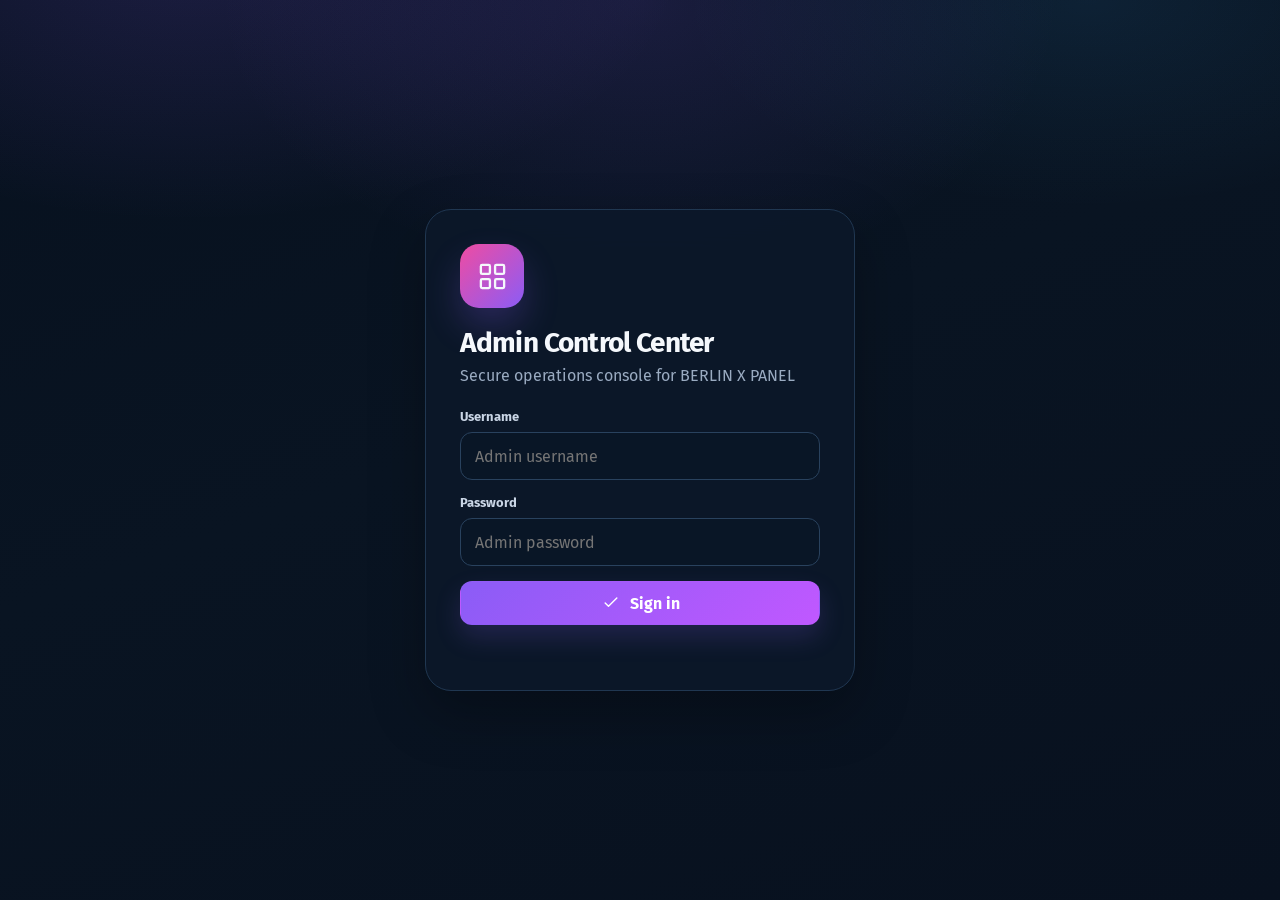
<file: admin.html>
<!doctype html>
<html lang="en">
<head>
<meta charset="utf-8">
<meta name="viewport" content="width=device-width,initial-scale=1,viewport-fit=cover">
<meta name="theme-color" content="#08111f">
<title>BERLIN X PANEL — Admin Control Center</title>
<link rel="preconnect" href="https://fonts.googleapis.com">
<link rel="preconnect" href="https://fonts.gstatic.com" crossorigin>
<link href="https://fonts.googleapis.com/css2?family=Fira+Code:wght@400;500;600;700&family=Fira+Sans:wght@400;500;600;700&display=swap" rel="stylesheet">
<style>
:root{
  --bg:#08111f;--bg-2:#0b1626;--panel:rgba(14,28,47,.88);--panel-solid:#0e1a2c;--panel-soft:#122139;
  --line:#203751;--line-2:#29425e;--text:#f5f8fc;--muted:#9aabc1;--soft:#6f829b;
  --primary:#8b5cf6;--primary-2:#c058ff;--cyan:#43b4ff;--green:#22c55e;--amber:#f59e0b;--red:#fb5a73;
  --shadow:0 22px 55px rgba(0,0,0,.28);--radius:18px;--sidebar:258px;--topbar:76px;
}
*{box-sizing:border-box}
html{min-height:100%;background:var(--bg)}
body{margin:0;min-height:100%;font-family:"Fira Sans",Inter,system-ui,sans-serif;color:var(--text);background:
 radial-gradient(700px 380px at 15% -5%,rgba(139,92,246,.16),transparent 70%),
 radial-gradient(620px 320px at 85% 0%,rgba(67,180,255,.09),transparent 65%),
 linear-gradient(160deg,#07111f,#091422 45%,#08111f);}
button,input,select{font:inherit}
button{cursor:pointer}
svg{display:block;overflow:visible}
.icon{width:20px;height:20px;display:inline-grid;place-items:center;flex:0 0 20px}
.icon svg{width:20px;height:20px;fill:none;stroke:currentColor;stroke-width:1.7;stroke-linecap:round;stroke-linejoin:round}
.hidden{display:none!important}
.muted{color:var(--muted)}
.small{font-size:12px;color:var(--soft)}
.btn{min-height:44px;border:1px solid var(--line-2);background:#132238;color:#dfe8f4;border-radius:12px;padding:0 15px;display:inline-flex;gap:9px;align-items:center;justify-content:center;font-weight:700;transition:.18s ease}
.btn:hover{transform:translateY(-1px);border-color:#416184;background:#182943}
.btn:focus-visible,.nav-btn:focus-visible,.field:focus-visible{outline:3px solid rgba(67,180,255,.28);outline-offset:2px}
.btn.primary{border-color:transparent;background:linear-gradient(135deg,var(--primary),var(--primary-2));color:#fff;box-shadow:0 12px 26px rgba(139,92,246,.18)}
.btn.danger{border-color:rgba(251,90,115,.25);background:rgba(251,90,115,.08);color:#ff8ca0}
.btn.success{border-color:rgba(34,197,94,.24);background:rgba(34,197,94,.08);color:#74e7a0}
.badge{display:inline-flex;align-items:center;gap:6px;padding:5px 9px;border-radius:999px;font-size:10px;font-weight:800;text-transform:uppercase;letter-spacing:.06em}
.badge:before{content:"";width:6px;height:6px;border-radius:999px;background:currentColor}
.badge.green{background:rgba(34,197,94,.11);color:#63df93}.badge.blue{background:rgba(67,180,255,.11);color:#75c7ff}.badge.amber{background:rgba(245,158,11,.11);color:#f6c669}.badge.red{background:rgba(251,90,115,.11);color:#ff879b}.badge.purple{background:rgba(139,92,246,.13);color:#c29cff}
/* Login */
.login-shell{min-height:100vh;display:grid;place-items:center;padding:24px;background:radial-gradient(600px 400px at 50% 0,rgba(139,92,246,.14),transparent 70%)}
.login{width:min(430px,100%);background:rgba(12,24,42,.92);border:1px solid var(--line);border-radius:26px;padding:34px;box-shadow:var(--shadow);backdrop-filter:blur(20px)}
.brand-mark{width:64px;height:64px;border-radius:19px;display:grid;place-items:center;background:linear-gradient(135deg,#ef4ca2,#8b5cf6);box-shadow:0 18px 35px rgba(139,92,246,.23);margin-bottom:18px}.brand-mark svg{width:31px;height:31px;fill:none;stroke:#fff;stroke-width:1.7}
.login h1{margin:0;font-size:28px;letter-spacing:-.03em}.login p{margin:7px 0 24px;color:var(--muted)}
.field-wrap{margin:15px 0}.field-wrap label{display:block;margin:0 0 8px;color:#cad6e6;font-size:13px;font-weight:700}.field{width:100%;height:48px;border:1px solid var(--line-2);background:#091626;color:#f5f8fc;border-radius:12px;padding:0 14px;outline:none}.field:focus{border-color:#6f66d5;box-shadow:0 0 0 3px rgba(139,92,246,.12)}
.err{min-height:20px;margin-top:11px;color:#ff8b9d;font-size:13px}
/* App shell */
.app{min-height:100vh;display:grid;grid-template-columns:var(--sidebar) 1fr}.sidebar{position:sticky;top:0;height:100vh;border-right:1px solid rgba(42,64,88,.7);background:rgba(7,16,29,.82);backdrop-filter:blur(18px);display:flex;flex-direction:column;z-index:30}.brand{height:var(--topbar);display:flex;align-items:center;gap:11px;padding:0 19px;border-bottom:1px solid rgba(35,53,76,.75)}
.brand-icon{width:41px;height:41px;border-radius:13px;display:grid;place-items:center;background:linear-gradient(135deg,#ef4ca2,#8b5cf6);box-shadow:0 12px 27px rgba(139,92,246,.23)}.brand-icon svg{width:24px;height:24px;fill:none;stroke:#fff;stroke-width:1.7}.brand-copy strong{display:block;font-size:17px;letter-spacing:-.03em}.brand-copy strong span{color:#c76bff}.brand-copy small{display:block;color:#8395ae;font-size:11px;margin-top:2px}
.nav{padding:14px 10px;display:grid;gap:4px}.nav-btn{height:46px;border:0;background:transparent;color:#99a9be;border-radius:11px;padding:0 13px;display:flex;align-items:center;gap:11px;text-align:left}.nav-btn:hover{background:#0f1d30;color:#edf3fa}.nav-btn.active{background:linear-gradient(90deg,rgba(139,92,246,.22),rgba(192,88,255,.09));color:#fff;box-shadow:inset 3px 0 0 var(--primary-2)}.nav-btn.active .icon{color:#df9bff}
.side-foot{margin-top:auto;padding:14px 16px 18px;color:#7e90a8;font-size:11px;line-height:1.6}.side-card{padding:13px;border:1px solid #1e344e;background:#0b1728;border-radius:14px;margin-bottom:12px}.side-card strong{display:block;color:#ecf2f8;font-size:13px;margin-bottom:8px}.bar{height:7px;background:#15263b;border-radius:999px;overflow:hidden}.bar i{display:block;height:100%;width:0;background:linear-gradient(90deg,#ef4ca2,#8b5cf6);border-radius:inherit;transition:width .25s ease}
/* Main */
.main{min-width:0}.topbar{height:var(--topbar);position:sticky;top:0;z-index:20;display:flex;align-items:center;gap:14px;padding:0 23px;border-bottom:1px solid rgba(35,53,76,.72);background:rgba(7,16,29,.76);backdrop-filter:blur(16px)}.menu{display:none;background:transparent;border:0;color:#d5dfeb}.search-wrap{position:relative;width:min(530px,54vw)}.search-wrap .icon{position:absolute;left:13px;top:12px;color:#72859f}.search{width:100%;height:44px;border-radius:12px;border:1px solid #223954;background:#0c1829;color:#eef4fb;padding:0 15px 0 41px;outline:none}.search:focus{border-color:#4d6e96;box-shadow:0 0 0 3px rgba(67,180,255,.08)}.top-spacer{flex:1}.theme-btn,.profile-btn,.icon-btn{height:42px;border:1px solid #22374f;background:#102035;color:#b6c4d7;border-radius:12px;display:grid;place-items:center}.theme-btn{width:76px;border-radius:999px;display:flex;justify-content:space-between;padding:0 7px 0 10px}.theme-dot{width:28px;height:28px;border-radius:50%;display:grid;place-items:center;background:#5fb6ff;color:#07111f}.theme-dot svg{width:16px;height:16px}.notice{position:relative}.notice .dot{position:absolute;top:-3px;right:-3px;min-width:18px;height:18px;padding:0 4px;border-radius:999px;background:#f0555b;color:#fff;font-size:10px;font-weight:800;display:grid;place-items:center}.profile-btn{height:44px;padding:0 10px 0 6px;display:flex;gap:9px}.avatar{width:34px;height:34px;border-radius:50%;display:grid;place-items:center;background:linear-gradient(135deg,#9d56ff,#6234d6);font-weight:800;color:#fff}.profile-copy b{display:block;font-size:13px;color:#edf2f8}.profile-copy small{display:block;color:#8395ac;font-size:10px;margin-top:1px}
.content{padding:22px 23px 34px;max-width:1540px;margin:auto}.page-head{display:flex;align-items:flex-end;justify-content:space-between;gap:20px;margin-bottom:18px}.page-head h1{margin:0;font-size:28px;letter-spacing:-.04em}.page-head p{margin:5px 0 0;color:var(--muted)}.head-meta{text-align:right;color:#c6d1de;font-size:13px}.head-meta small{display:block;color:#788ba3;margin-top:4px}
.cards{display:grid;grid-template-columns:repeat(4,minmax(0,1fr));gap:14px;margin-bottom:18px}.card{border:1px solid var(--line);background:linear-gradient(145deg,rgba(15,29,48,.92),rgba(9,18,31,.92));border-radius:16px;box-shadow:0 13px 40px rgba(0,0,0,.10)}.metric{min-height:132px;padding:18px;position:relative;overflow:hidden}.metric:after{content:"";position:absolute;width:150px;height:150px;border-radius:50%;right:-60px;top:-65px;background:radial-gradient(circle,rgba(255,255,255,.07),transparent 70%)}.metric.purple{border-color:#3c2d68;background:linear-gradient(145deg,rgba(54,33,115,.85),rgba(11,23,39,.97))}.metric.blue{border-color:#234c7c;background:linear-gradient(145deg,rgba(20,62,112,.83),rgba(10,23,40,.97))}.metric.green{border-color:#1d5f53;background:linear-gradient(145deg,rgba(8,70,59,.82),rgba(8,28,38,.97))}.metric.pink{border-color:#5b315b;background:linear-gradient(145deg,rgba(88,34,79,.82),rgba(16,23,40,.97))}.metric-top{display:flex;align-items:center;gap:11px}.metric-icon{width:40px;height:40px;border-radius:11px;background:rgba(255,255,255,.11);display:grid;place-items:center;color:#fff}.metric-icon svg{width:22px;height:22px;fill:none;stroke:currentColor;stroke-width:1.7}.metric label{font-size:13px;color:#d8e1ec}.metric b{display:block;font-size:29px;line-height:1;margin:12px 0 5px;letter-spacing:-.04em}.metric span{font-size:11px;color:#a8b7c9}
.grid{display:grid;grid-template-columns:minmax(0,1.55fr) minmax(300px,.85fr);gap:16px;margin-bottom:18px}.panel{border:1px solid var(--line);background:rgba(10,20,35,.9);border-radius:16px;overflow:hidden;box-shadow:0 13px 40px rgba(0,0,0,.12)}.panel-head{min-height:62px;padding:14px 17px;display:flex;align-items:center;justify-content:space-between;gap:12px;border-bottom:1px solid #1a2c42}.title{display:flex;align-items:center;gap:10px}.title h2{margin:0;font-size:15px}.title .mini{width:33px;height:33px;border-radius:10px;display:grid;place-items:center;background:linear-gradient(135deg,#5e39d2,#a14cff);color:#fff}.title .mini svg{width:18px;height:18px}.link-btn{border:0;background:transparent;color:#bf7bff;font-size:12px;font-weight:700}.chart{height:250px;padding:13px 16px}.chart svg{width:100%;height:100%}.activity{padding:6px 16px 10px}.activity-row{display:grid;grid-template-columns:34px 1fr auto;gap:10px;align-items:center;padding:12px 0;border-bottom:1px solid #182b40}.activity-row:last-child{border-bottom:0}.activity-icon{width:34px;height:34px;border-radius:10px;display:grid;place-items:center;background:#122d2a;color:#62e1a2}.activity-icon svg{width:17px;height:17px}.activity-main b{font-size:12px}.activity-main small{display:block;color:#8294aa;margin-top:3px;font-size:11px;white-space:nowrap;overflow:hidden;text-overflow:ellipsis;max-width:290px}.activity-time{font-size:10px;color:#7f90a7;white-space:nowrap}
.lower{display:grid;grid-template-columns:minmax(0,1.2fr) minmax(0,1fr);gap:16px}.table-wrap{overflow:auto}.table{width:100%;border-collapse:collapse;min-width:650px}.table th,.table td{padding:12px 13px;text-align:left;border-bottom:1px solid #182c42;font-size:11px}.table th{color:#7f92aa;text-transform:uppercase;letter-spacing:.06em;background:#0d1a2d;font-size:9px}.table td{color:#dce4ee}.table .strong{font-weight:700;color:#eff4fa}.meta{display:block;color:#8192a9;margin-top:3px;font-size:10px}.empty{padding:34px 15px;text-align:center;color:#8192a9}
/* Data views */
.view-head{display:flex;align-items:flex-end;justify-content:space-between;gap:14px;margin-bottom:16px}.view-head h2{margin:0;font-size:23px;letter-spacing:-.03em}.view-head p{margin:4px 0 0;color:var(--muted);font-size:13px}.toolbar{display:flex;align-items:center;gap:9px;flex-wrap:wrap}.toolbar input,.toolbar select{height:42px;border:1px solid var(--line-2);background:#0c192b;color:#eaf0f8;border-radius:11px;padding:0 12px;outline:none}.toolbar input{min-width:230px}.toolbar input:focus,.toolbar select:focus{border-color:#4c6b91}.table-card{overflow:hidden}.action svg{width:17px;height:17px;fill:none;stroke:currentColor;stroke-width:1.8}.action{width:38px;height:38px;border:1px solid #29415e;background:#112238;color:#c3d1e1;border-radius:10px;display:inline-grid;place-items:center;margin-right:5px}.action:hover{border-color:#557a9f;color:#fff}.action.danger{color:#ff8296;border-color:rgba(251,90,115,.24)}
/* Bulk */
.bulk-grid{display:grid;grid-template-columns:minmax(0,1.1fr) minmax(320px,.9fr);gap:16px}.bulk-card{padding:18px}.drop{border:1px dashed #3a5675;background:#0a1728;border-radius:15px;padding:19px;min-height:170px;display:flex;flex-direction:column;justify-content:center;align-items:center;text-align:center}.drop.drag{border-color:#9b72ff;background:#101d33}.drop .big{width:50px;height:50px;border-radius:15px;background:rgba(139,92,246,.12);display:grid;place-items:center;color:#bb8cff;margin-bottom:10px}.drop .big svg{width:25px;height:25px}.drop h3{margin:0;font-size:15px}.drop p{margin:6px 0 12px;color:#8294ab;font-size:11px;line-height:1.45;max-width:430px}.drop input{display:none}.format-box{margin-top:13px;padding:11px 12px;border:1px solid #1e344d;border-radius:12px;background:#0b1626;font:11px/1.65 "Fira Code",monospace;color:#b9c8da;word-break:break-all}.bulk-actions{display:flex;gap:9px;flex-wrap:wrap;margin-top:14px}.pair-preview{margin-top:14px;max-height:175px;overflow:auto;border:1px solid #1d324a;border-radius:13px}.pair-row{display:grid;grid-template-columns:1fr 170px;gap:12px;padding:10px 11px;border-bottom:1px solid #182b40;font-size:11px}.pair-row:last-child{border-bottom:0}.pair-row span:first-child{word-break:break-all;color:#dce6f1}.pair-row span:last-child{color:#7e90a8;text-align:right}.note{margin-top:12px;padding:10px 12px;border:1px solid #294260;border-radius:12px;background:#0c1a2d;color:#91a3ba;font-size:11px;line-height:1.5}.jobs{display:grid;gap:10px}.job{padding:13px;border:1px solid #1d334c;background:#0b1728;border-radius:13px;display:grid;grid-template-columns:1fr auto;gap:12px;align-items:center}.job b{font-size:12px}.job small{display:block;color:#7f91a9;font-size:10px;margin-top:4px}.job-right{text-align:right}.status-pill{display:inline-flex;padding:5px 9px;border-radius:999px;font-size:9px;font-weight:800;text-transform:uppercase;letter-spacing:.05em}.status-pill.pending{background:rgba(245,158,11,.1);color:#f5c56f}.status-pill.processing{background:rgba(67,180,255,.1);color:#7cc8ff}.status-pill.completed{background:rgba(34,197,94,.1);color:#6ee3a0}.status-pill.failed,.status-pill.cancelled{background:rgba(251,90,115,.1);color:#ff879b}.bulk-stats{display:grid;grid-template-columns:repeat(5,minmax(0,1fr));gap:10px;margin:15px 0}.bulk-stat{padding:13px;border:1px solid #1e344d;background:#0b1728;border-radius:12px}.bulk-stat label{display:block;font-size:9px;color:#7e91a8;text-transform:uppercase;letter-spacing:.07em}.bulk-stat strong{display:block;margin-top:6px;font-size:19px}.progress{height:9px;background:#15273d;border-radius:999px;overflow:hidden}.progress i{display:block;height:100%;width:0;background:linear-gradient(90deg,#ef4ca2,#8b5cf6,#43b4ff);transition:width .24s ease}.results{overflow:auto;border:1px solid #1d334c;border-radius:13px}.results .table{min-width:780px}.url{max-width:450px;word-break:break-all}.success-text{color:#63df95;font-weight:700}.warn-text{color:#f5c56f;font-weight:700}.error-text{color:#ff879b;font-weight:700}
/* Drawer */
.drawer{position:fixed;inset:0;display:grid;grid-template-columns:1fr min(500px,94vw);background:rgba(1,8,15,.56);backdrop-filter:blur(8px);z-index:80;opacity:0;pointer-events:none;transition:.18s ease}.drawer.show{opacity:1;pointer-events:auto}.drawer-panel{height:100%;background:#0b1728;border-left:1px solid #29415e;box-shadow:-25px 0 70px rgba(0,0,0,.35);padding:20px;overflow:auto;transform:translateX(20px);transition:.18s ease}.drawer.show .drawer-panel{transform:none}.drawer-top{display:flex;justify-content:space-between;align-items:center;gap:10px;margin-bottom:15px}.drawer-top h3{margin:0;font-size:18px}.detail{display:grid;gap:10px}.detail-row{padding:12px;border:1px solid #1c334d;background:#0d1b2f;border-radius:12px}.detail-row label{display:block;color:#7f92aa;font-size:10px;text-transform:uppercase;letter-spacing:.06em;margin-bottom:5px}.detail-row div{color:#e7eef6;font-size:12px;word-break:break-word}
.toast{position:fixed;right:18px;bottom:18px;z-index:120;max-width:min(420px,calc(100vw - 36px));padding:12px 14px;border:1px solid #31506e;border-radius:12px;background:#0d1d30;color:#e7eef6;box-shadow:var(--shadow);transform:translateY(15px);opacity:0;pointer-events:none;transition:.2s ease;font-size:12px}.toast.show{transform:none;opacity:1}.toast.error{border-color:#63313d;color:#ffd2d8}.toast.success{border-color:#2a5d49;color:#b9f0cd}
/* Light */
.light body{background:#f4f7fb}.light .sidebar,.light .topbar{background:#f8fafc;border-color:#d9e1eb}.light .nav-btn{color:#6d7c90}.light .nav-btn:hover{background:#edf2f7;color:#182334}.light .nav-btn.active{color:#5b2fb3;background:linear-gradient(90deg,#efe7ff,#f7f2ff);box-shadow:inset 3px 0 #8b5cf6}.light .side-card{background:#fff;border-color:#dbe3ec}.light .side-card strong{color:#223047}.light .content{color:#172236}.light .page-head p,.light .view-head p{color:#6f7e91}.light .card,.light .panel,.light .table-card{background:#fff;border-color:#dbe3ec;box-shadow:0 12px 32px rgba(32,50,72,.06)}.light .metric{color:#1a2638}.light .metric label{color:#4a5970}.light .metric span{color:#68788d}.light .panel-head,.light .table th{border-color:#e3e8ef;background:#f8fafc}.light .table td{color:#304056;border-color:#e7edf3}.light .strong{color:#162236}.light .small,.light .meta{color:#7f8da1}.light .activity-row{border-color:#e8edf3}.light .bulk-card{background:#fff;border-color:#dbe3ec}.light .drop,.light .format-box,.light .note,.light .pair-preview,.light .job,.light .results,.light .bulk-stat{background:#f8fafc;border-color:#dce5ef}.light .drop p,.light .note,.light .job small{color:#6d7f94}.light .toolbar input,.light .toolbar select,.light .search,.light .field{background:#fff;color:#152238;border-color:#cbd6e3}.light .btn{background:#fff;border-color:#cbd7e5;color:#344359}.light .btn.primary{color:#fff;border-color:transparent}.light .drawer{background:rgba(25,38,55,.22)}.light .drawer-panel{background:#fff;border-color:#d8e1eb}.light .detail-row{background:#f8fafc;border-color:#dde6ef}.light .detail-row div{color:#1f2d40}.light .theme-btn,.light .profile-btn,.light .icon-btn{background:#fff;color:#526278;border-color:#cbd6e3}
@media(max-width:1100px){:root{--sidebar:228px}.cards{grid-template-columns:repeat(2,minmax(0,1fr))}.lower,.grid,.bulk-grid{grid-template-columns:1fr}.search-wrap{width:min(430px,48vw)}}
@media(max-width:760px){:root{--topbar:68px}.app{grid-template-columns:1fr}.sidebar{position:fixed;left:0;top:0;bottom:0;width:250px;transform:translateX(-102%);transition:.2s ease;box-shadow:20px 0 60px rgba(0,0,0,.26)}.sidebar.open{transform:none}.menu{display:grid;place-items:center;width:40px;height:40px;border-radius:10px}.menu:hover{background:#102035}.search-wrap{width:100%}.topbar{padding:0 12px}.profile-copy{display:none}.content{padding:18px 12px 26px}.cards{grid-template-columns:1fr}.page-head{align-items:flex-start}.head-meta{display:none}.toolbar input{min-width:0;flex:1}.bulk-stats{grid-template-columns:repeat(2,minmax(0,1fr))}.pair-row{grid-template-columns:1fr}.pair-row span:last-child{text-align:left}.drawer{grid-template-columns:1fr}.drawer-panel{grid-column:1}.theme-btn{display:none}}
@media(prefers-reduced-motion:reduce){*{scroll-behavior:auto!important;transition:none!important}}
</style>
</head>
<body>
<svg width="0" height="0" style="position:absolute;visibility:hidden" aria-hidden="true">
<defs>
<symbol id="i-grid" viewBox="0 0 24 24"><g fill="none" stroke="currentColor" stroke-width="1.8"><rect x="3" y="3" width="7" height="7" rx="1"/><rect x="14" y="3" width="7" height="7" rx="1"/><rect x="3" y="14" width="7" height="7" rx="1"/><rect x="14" y="14" width="7" height="7" rx="1"/></g></symbol>
<symbol id="i-box" viewBox="0 0 24 24"><g fill="none" stroke="currentColor" stroke-width="1.8" stroke-linecap="round" stroke-linejoin="round"><path d="m12 3 8 4.5v9L12 21l-8-4.5v-9L12 3Z"/><path d="m4.5 7.7 7.5 4.2 7.5-4.2M12 12v9"/></g></symbol>
<symbol id="i-users" viewBox="0 0 24 24"><g fill="none" stroke="currentColor" stroke-width="1.8" stroke-linecap="round" stroke-linejoin="round"><circle cx="9" cy="8" r="3"/><path d="M3 20c.6-3.2 2.6-5 6-5s5.4 1.8 6 5M17 11a3 3 0 1 0-1-5.8M16 15c2.6.2 4.2 1.8 5 5"/></g></symbol>
<symbol id="i-db" viewBox="0 0 24 24"><g fill="none" stroke="currentColor" stroke-width="1.8" stroke-linecap="round"><ellipse cx="12" cy="5" rx="8" ry="3"/><path d="M4 5v7c0 1.7 3.6 3 8 3s8-1.3 8-3V5M4 12v7c0 1.7 3.6 3 8 3s8-1.3 8-3v-7"/></g></symbol>
<symbol id="i-log" viewBox="0 0 24 24"><g fill="none" stroke="currentColor" stroke-width="1.8" stroke-linecap="round" stroke-linejoin="round"><path d="M6 3h9l3 3v15H6zM14 3v4h4M9 12h6M9 16h5"/></g></symbol>
<symbol id="i-settings" viewBox="0 0 24 24"><g fill="none" stroke="currentColor" stroke-width="1.7" stroke-linecap="round" stroke-linejoin="round"><circle cx="12" cy="12" r="3.5"/><path d="m19 13 2-1-2-1-.5-2 1-1.7-1.7-1.7-1.7 1-2-.4-1-2-1 2-2 .4-1.7-1-1.7 1.7 1 1.7-.4 2-2 1 2 1 .4 2-1 1.7 1.7 1.7 1.7-1 2 .4 1 2 1-2 2 1.7 1.7-1.7 1-1.7.4-2 2-1Z"/></g></symbol>
<symbol id="i-user" viewBox="0 0 24 24"><g fill="none" stroke="currentColor" stroke-width="1.8" stroke-linecap="round" stroke-linejoin="round"><circle cx="12" cy="8" r="4"/><path d="M4 21c.8-4.1 3.5-6 8-6s7.2 1.9 8 6"/></g></symbol>
<symbol id="i-search" viewBox="0 0 24 24"><g fill="none" stroke="currentColor" stroke-width="1.8" stroke-linecap="round"><circle cx="11" cy="11" r="7"/><path d="m20 20-4-4"/></g></symbol>
<symbol id="i-bell" viewBox="0 0 24 24"><g fill="none" stroke="currentColor" stroke-width="1.8" stroke-linecap="round"><path d="M18 9a6 6 0 0 0-12 0c0 7-3 7-3 9h18c0-2-3-2-3-9M10 21h4"/></g></symbol>
<symbol id="i-sun" viewBox="0 0 24 24"><g fill="none" stroke="currentColor" stroke-width="1.8" stroke-linecap="round"><circle cx="12" cy="12" r="4"/><path d="M12 2v2M12 20v2M4.9 4.9l1.4 1.4M17.7 17.7l1.4 1.4M2 12h2M20 12h2M4.9 19.1l1.4-1.4M17.7 6.3l1.4-1.4"/></g></symbol>
<symbol id="i-moon" viewBox="0 0 24 24"><path d="M20 16.5A8.5 8.5 0 0 1 7.5 4 7.6 7.6 0 1 0 20 16.5Z"/></symbol>
<symbol id="i-upload" viewBox="0 0 24 24"><g fill="none" stroke="currentColor" stroke-width="1.8" stroke-linecap="round" stroke-linejoin="round"><path d="M12 16V4M7 9l5-5 5 5M4 15v5h16v-5"/></g></symbol>
<symbol id="i-trash" viewBox="0 0 24 24"><g fill="none" stroke="currentColor" stroke-width="1.8" stroke-linecap="round" stroke-linejoin="round"><path d="M4 7h16M9 7V4h6v3M7 7l1 14h8l1-14M10 11v6M14 11v6"/></g></symbol>
<symbol id="i-link" viewBox="0 0 24 24"><g fill="none" stroke="currentColor" stroke-width="1.8" stroke-linecap="round" stroke-linejoin="round"><path d="M10 13a5 5 0 0 0 7.1.1l2-2a5 5 0 0 0-7.1-7.1l-1.2 1.2M14 11a5 5 0 0 0-7.1-.1l-2 2A5 5 0 0 0 7 20l1.2-1.2"/></g></symbol>
<symbol id="i-menu" viewBox="0 0 24 24"><g fill="none" stroke="currentColor" stroke-width="1.8" stroke-linecap="round"><path d="M4 7h16M4 12h16M4 17h16"/></g></symbol>
<symbol id="i-close" viewBox="0 0 24 24"><g fill="none" stroke="currentColor" stroke-width="1.8" stroke-linecap="round"><path d="m6 6 12 12M18 6 6 18"/></g></symbol>
<symbol id="i-check" viewBox="0 0 24 24"><path d="m5 12 4 4L19 6"/></symbol>
<symbol id="i-download" viewBox="0 0 24 24"><g fill="none" stroke="currentColor" stroke-width="1.8" stroke-linecap="round" stroke-linejoin="round"><path d="M12 4v11M7 11l5 5 5-5M4 20h16"/></g></symbol>
</defs></svg>

<div id="loginView" class="login-shell">
  <section class="login">
    <div class="brand-mark"><svg><use href="#i-grid"/></svg></div>
    <h1>Admin Control Center</h1>
    <p>Secure operations console for BERLIN X PANEL</p>
    <div class="field-wrap"><label for="user">Username</label><input class="field" id="user" autocomplete="username" placeholder="Admin username"></div>
    <div class="field-wrap"><label for="pass">Password</label><input class="field" id="pass" type="password" autocomplete="current-password" placeholder="Admin password"></div>
    <button class="btn primary" id="login" style="width:100%"><span class="icon"><svg><use href="#i-check"/></svg></span>Sign in</button>
    <div class="err" id="loginErr"></div>
  </section>
</div>

<div id="appView" class="app hidden">
  <aside class="sidebar" id="sidebar">
    <div class="brand"><div class="brand-icon"><svg><use href="#i-grid"/></svg></div><div class="brand-copy"><strong>BERLIN X <span>PANEL</span></strong><small>Admin Control Center</small></div></div>
    <nav class="nav">
      <button class="nav-btn active" data-view="dashboard"><span class="icon"><svg><use href="#i-grid"/></svg></span>Dashboard</button>
      <button class="nav-btn" data-view="apps"><span class="icon"><svg><use href="#i-box"/></svg></span>APK Manager</button>
      <button class="nav-btn" data-view="connections"><span class="icon"><svg><use href="#i-users"/></svg></span>Connections</button>
      <button class="nav-btn" onclick="location.href='/bulk'"><span class="icon"><svg><use href="#i-db"/></svg></span>Bulk Firebase <span style="margin-left:auto;font-size:10px;color:#8fd9ff">PUBLIC</span></button>
      <button class="nav-btn" data-view="firebase"><span class="icon"><svg><use href="#i-db"/></svg></span>Firebase Data</button>
      <button class="nav-btn" data-view="activity"><span class="icon"><svg><use href="#i-log"/></svg></span>Activity Logs</button>
      <button class="nav-btn" data-view="settings"><span class="icon"><svg><use href="#i-settings"/></svg></span>Storage & Settings</button>
      <button class="nav-btn" data-view="profile"><span class="icon"><svg><use href="#i-user"/></svg></span>Admin Profile</button>
    </nav>
    <div class="side-foot">
      <div class="side-card"><strong>APK Storage</strong><div id="sideStorage">0 B</div><div class="bar" style="margin-top:9px"><i id="storageBar"></i></div></div>
      <div>Max APK Size<br><b id="sideMax" style="color:#e7eef6;font-size:13px">150 MB</b></div>
      <div style="margin-top:14px">Version 1.1.0<br>© 2026 BERLIN X PANEL</div>
    </div>
  </aside>

  <main class="main">
    <header class="topbar">
      <button class="menu" id="menu" aria-label="Open navigation"><span class="icon"><svg><use href="#i-menu"/></svg></span></button>
      <div class="search-wrap"><span class="icon"><svg><use href="#i-search"/></svg></span><input id="globalSearch" class="search" placeholder="Search apps, owners, Firebase data…" aria-label="Global search"></div>
      <div class="top-spacer"></div>
      <button class="theme-btn" id="themeBtn" aria-label="Toggle theme"><span class="icon"><svg><use href="#i-sun"/></svg></span><span class="theme-dot"><svg><use href="#i-sun"/></svg></span></button>
      <button class="icon-btn notice" id="notice" aria-label="Activity notifications"><span class="icon"><svg><use href="#i-bell"/></svg></span><span id="noticeCount" class="dot">0</span></button>
      <button class="profile-btn" id="profileBtn"><span class="avatar">A</span><span class="profile-copy"><b>Admin</b><small>Super Admin</small></span></button>
      <button class="icon-btn" id="logout" aria-label="Log out"><span class="icon"><svg><use href="#i-close"/></svg></span></button>
    </header>
    <section id="content" class="content"></section>
  </main>
</div>

<div id="drawer" class="drawer" aria-hidden="true">
  <div></div>
  <aside class="drawer-panel"><div class="drawer-top"><h3 id="drawerTitle">Details</h3><button class="icon-btn" id="drawerClose" aria-label="Close details"><span class="icon"><svg><use href="#i-close"/></svg></span></button></div><div id="drawerBody" class="detail"></div></aside>
</div>
<div id="toast" class="toast"></div>

<script>
const $=(s)=>document.querySelector(s), $$=(s)=>Array.from(document.querySelectorAll(s));
let apps=[],connections=[],stats={},view='dashboard',bulkTimer=null,currentJob=null;
const api=async (url,opts={})=>{const r=await fetch(url,{credentials:'same-origin',...opts});let d={};try{d=await r.json()}catch{}if(!r.ok)throw new Error(d.error||`HTTP ${r.status}`);return d};
const esc=(v)=>String(v??'').replace(/[&<>"']/g,c=>({'&':'&amp;','<':'&lt;','>':'&gt;','"':'&quot;',"'":'&#39;'}[c]));
const bytes=(n)=>{n=Number(n||0);if(n<1024)return `${n} B`;if(n<1024**2)return `${(n/1024).toFixed(1)} KB`;if(n<1024**3)return `${(n/1024**2).toFixed(1)} MB`;return `${(n/1024**3).toFixed(2)} GB`};
function toast(msg,type=''){const t=$('#toast');t.textContent=msg;t.className='toast show '+type;clearTimeout(t._t);t._t=setTimeout(()=>t.className='toast',3200)}
function navTo(v){view=v;$$('.nav-btn').forEach(b=>b.classList.toggle('active',b.dataset.view===v));$('#sidebar').classList.remove('open');renderView()}
function setHeader(title,sub){return `<div class="view-head"><div><h2>${esc(title)}</h2><p>${esc(sub)}</p></div></div>`}
function metric(label,value,sub,kind,icon){return `<article class="card metric ${kind}"><div class="metric-top"><div class="metric-icon"><svg><use href="#${icon}"/></svg></div><label>${esc(label)}</label></div><b>${esc(value)}</b><span>${esc(sub)}</span></article>`}
function statusBadge(s){const x=String(s||'').toLowerCase();let k=x==='completed'||x==='active'||x==='reachable'?'green':x==='processing'||x==='auth_required'?'blue':x==='pending'||x==='not_found'?'amber':'red';return `<span class="badge ${k}">${esc(s||'unknown')}</span>`}
function renderDashboard(){
 const recentApps=apps.filter(x=>x.apk_stored_name).slice(0,5), con=connections.slice(0,5);
 let events=[...connections.slice(0,4).map(x=>({t:x.created_at,title:'Firebase connection logged',sub:x.firebase_database_url,icon:'i-db'})),...apps.slice(0,4).map(x=>({t:x.created_at,title:x.apk_stored_name?'APK registered':'App registered',sub:x.app_name,icon:'i-box'}))].sort((a,b)=>String(b.t).localeCompare(String(a.t))).slice(0,5);
 return `<div class="page-head"><div><h1>Welcome Back, Admin</h1><p>Everything important is visible from one control center.</p></div><div class="head-meta">${new Date().toLocaleDateString('en-GB',{weekday:'short',day:'2-digit',month:'short',year:'numeric'})}<small>Live admin session</small></div></div>
 <section class="cards">${metric('Total APKs',stats.total||0,'Registered applications','purple','i-box')}${metric('Panel Connections',stats.connections||0,'Logged connection events','pink','i-users')}${metric('APK Files Stored',stats.with_apk||0,'Files available to admin','blue','i-db')}${metric('Storage Used',bytes(stats.apk_bytes),'Current APK storage','green','i-db')}</section>
 <div class="grid"><section class="panel"><div class="panel-head"><div class="title"><div class="mini"><svg><use href="#i-box"/></svg></div><h2>Upload Activity <span class="muted">(Last 7 Days)</span></h2></div><button class="link-btn" data-refresh="1">Refresh</button></div><div class="chart" id="chart"></div></section><section class="panel"><div class="panel-head"><div class="title"><div class="mini"><svg><use href="#i-log"/></svg></div><h2>Recent Activity</h2></div><button class="link-btn" data-view="activity">View All →</button></div><div class="activity">${events.length?events.map(e=>`<div class="activity-row"><div class="activity-icon"><svg><use href="#${e.icon}"/></svg></div><div class="activity-main"><b>${esc(e.title)}</b><small>${esc(e.sub)}</small></div><span class="activity-time">${esc(e.t)}</span></div>`).join(''):'<div class="empty">No recent activity.</div>'}</div></section></div>
 <div class="lower"><section class="panel"><div class="panel-head"><div class="title"><div class="mini"><svg><use href="#i-box"/></svg></div><h2>Latest APKs</h2></div><button class="link-btn" data-view="apps">View All →</button></div><div class="table-wrap"><table class="table"><thead><tr><th>#</th><th>Name</th><th>Owner</th><th>Size</th><th>Date</th><th>Action</th></tr></thead><tbody>${recentApps.length?recentApps.map((r,i)=>`<tr><td>${i+1}</td><td><span class="strong">${esc(r.app_name)}</span><span class="meta">${esc(r.apk_original_name||'APK')}</span></td><td>${esc(r.owner_name)}<span class="meta">${esc(r.owner_email)}</span></td><td>${bytes(r.apk_size)}</td><td>${esc(r.created_at)}</td><td><button class="action" title="Details" data-detail="${r.id}"><svg><use href="#i-link"/></svg></button>${r.apk_stored_name?`<button class="action" title="Download" data-download="${r.id}"><svg><use href="#i-download"/></svg></button>`:''}<button class="action danger" title="Delete" data-delete="${r.id}"><svg><use href="#i-trash"/></svg></button></td></tr>`).join(''):'<tr><td colspan="6"><div class="empty">No APK records found.</div></td></tr>'}</tbody></table></div></section>
 <section class="panel"><div class="panel-head"><div class="title"><div class="mini"><svg><use href="#i-db"/></svg></div><h2>Recent Connections</h2></div><button class="link-btn" data-view="connections">View All →</button></div><div class="table-wrap"><table class="table"><thead><tr><th>#</th><th>Type</th><th>Firebase URL</th><th>Logged</th></tr></thead><tbody>${con.length?con.map((r,i)=>`<tr><td>${i+1}</td><td>${statusBadge(r.login_type||'Connection')}</td><td><span class="strong">${esc(r.firebase_project_id||'Firebase')}</span><span class="meta">${esc(r.firebase_database_url||'')}</span></td><td>${esc(r.created_at)}</td></tr>`).join(''):'<tr><td colspan="4"><div class="empty">No connections logged.</div></td></tr>'}</tbody></table></div></section></div>`;
}
function drawChart(){const el=$('#chart');if(!el)return;const days=[];for(let i=6;i>=0;i--){const d=new Date();d.setHours(0,0,0,0);d.setDate(d.getDate()-i);days.push(d)}const a=days.map(d=>apps.filter(r=>new Date(r.created_at).toDateString()===d.toDateString()).length),c=days.map(d=>connections.filter(r=>new Date(r.created_at).toDateString()===d.toDateString()).length);const W=760,H=220,L=38,R=10,T=10,B=34,max=Math.max(5,...a,...c);const x=i=>L+i*(W-L-R)/6,y=v=>T+(max-v)*(H-T-B)/max,pts=v=>v.map((n,i)=>`${x(i)},${y(n)}`).join(' '),grid=Array.from({length:5},(_,i)=>{const yy=T+i*(H-T-B)/4;return `<line x1="${L}" y1="${yy}" x2="${W-R}" y2="${yy}" stroke="#1a3048"/><text x="${L-8}" y="${yy+4}" fill="#6f829b" font-size="10" text-anchor="end">${Math.round(max-(max*i/4))}</text>`}).join('');const labels=days.map((d,i)=>`<text x="${x(i)}" y="${H-8}" fill="#71849c" font-size="10" text-anchor="middle">${d.toLocaleDateString('en-US',{month:'short',day:'numeric'})}</text>`).join('');el.innerHTML=`<svg viewBox="0 0 ${W} ${H}" preserveAspectRatio="none"><defs><linearGradient id="ga" x1="0" x2="0" y1="0" y2="1"><stop offset="0" stop-color="#8b5cf6" stop-opacity=".22"/><stop offset="1" stop-color="#8b5cf6" stop-opacity="0"/></linearGradient><linearGradient id="gc" x1="0" x2="0" y1="0" y2="1"><stop offset="0" stop-color="#43b4ff" stop-opacity=".17"/><stop offset="1" stop-color="#43b4ff" stop-opacity="0"/></linearGradient></defs>${grid}<polygon points="${x(0)},${H-B} ${pts(a)} ${x(6)},${H-B}" fill="url(#ga)"/><polygon points="${x(0)},${H-B} ${pts(c)} ${x(6)},${H-B}" fill="url(#gc)"/><polyline points="${pts(a)}" fill="none" stroke="#9b6bff" stroke-width="2.6"/><polyline points="${pts(c)}" fill="none" stroke="#43b4ff" stroke-width="2.4"/>${a.map((n,i)=>`<circle cx="${x(i)}" cy="${y(n)}" r="3.1" fill="#9b6bff"/>`).join('')}${c.map((n,i)=>`<circle cx="${x(i)}" cy="${y(n)}" r="3.1" fill="#43b4ff"/>`).join('')}${labels}</svg>`}
function renderApps(){const q=$('#globalSearch').value.trim().toLowerCase();const rows=apps.filter(r=>!q||[r.app_name,r.owner_name,r.owner_email,r.firebase_project_id,r.firebase_database_url].join(' ').toLowerCase().includes(q));return setView(`APK Manager`,`Manage app registrations and APK files.`,`<div class="toolbar"><input id="viewSearch" value="${esc(q)}" placeholder="Search apps, owners, projects…"><button class="btn" data-refresh="1">Refresh</button></div>`,`<section class="card table-card"><div class="table-wrap"><table class="table"><thead><tr><th>#</th><th>App</th><th>Owner</th><th>Firebase</th><th>APK</th><th>Status</th><th>Action</th></tr></thead><tbody>${rows.length?rows.map((r,i)=>`<tr><td>${i+1}</td><td><span class="strong">${esc(r.app_name)}</span><span class="meta">${esc(r.apk_original_name||'No APK')}</span></td><td>${esc(r.owner_name)}<span class="meta">${esc(r.owner_email)}</span></td><td>${esc(r.firebase_project_id||'—')}</td><td>${r.apk_stored_name?bytes(r.apk_size):'—'}</td><td>${statusBadge(r.status||'active')}</td><td><button class="action" data-detail="${r.id}"><svg><use href="#i-link"/></svg></button>${r.apk_stored_name?`<button class="action" data-download="${r.id}"><svg><use href="#i-download"/></svg></button>`:''}<button class="action danger" data-delete="${r.id}"><svg><use href="#i-trash"/></svg></button></td></tr>`).join(''):'<tr><td colspan="7"><div class="empty">No matching applications.</div></td></tr>'}</tbody></table></div></section>`)}
function renderConnections(){const q=$('#globalSearch').value.trim().toLowerCase();const rows=connections.filter(r=>!q||[r.login_type,r.firebase_database_url,r.key_fingerprint,r.firebase_project_id].join(' ').toLowerCase().includes(q));return setView(`Connections`,`Panel connection records and key-presence fingerprints.`,`<div class="toolbar"><input id="viewSearch" value="${esc(q)}" placeholder="Search URL, type, fingerprint…"><button class="btn" data-refresh="1">Refresh</button></div>`,`<section class="card table-card"><div class="table-wrap"><table class="table"><thead><tr><th>#</th><th>Type</th><th>Firebase URL</th><th>Key</th><th>Logged</th></tr></thead><tbody>${rows.length?rows.map((r,i)=>`<tr><td>${i+1}</td><td>${esc(r.login_type)}</td><td><span class="strong">${esc(r.firebase_project_id||'Firebase')}</span><span class="meta">${esc(r.firebase_database_url)}</span></td><td>${r.key_present?'Provided':'Not provided'}<span class="meta">${esc(r.key_fingerprint||'')}</span></td><td>${esc(r.created_at)}</td></tr>`).join(''):'<tr><td colspan="5"><div class="empty">No connection records.</div></td></tr>'}</tbody></table></div></section>`)}
function parsePairs(text){const lines=text.split(/\r?\n/).map(x=>x.trim()).filter(Boolean);const pairs=[];for(const line of lines){if(line.startsWith('#'))continue; if(/^url\s*,\s*secret_key$/i.test(line))continue; const parts=line.split(','); const url=(parts[0]||'').trim(); if(!/^https:\/\//i.test(url))continue; pairs.push({url,credential:parts.slice(1).join(',').trim()})}const seen=new Set();return pairs.filter(p=>{const k=p.url.replace(/\/$/,'');if(seen.has(k))return false;seen.add(k);return true})}
function renderBulk(){clearTimeout(bulkTimer);return setView(`Bulk Firebase`,`Run persistent URL health jobs from a TXT/CSV list.`,`<div class="toolbar"><button class="btn" data-bulk-sample="1">Format example</button><button class="btn" data-refresh="1">Refresh</button></div>`,bulkShell())}
function bulkShell(){return `<div class="bulk-grid"><section class="card bulk-card"><div class="title" style="margin-bottom:12px"><div class="mini"><svg><use href="#i-db"/></svg></div><div><h2 style="margin:0;font-size:16px">Bulk checker</h2><div class="small">Accepts plain URLs or <b>URL,SECRET_KEY</b> lines. Only URLs are queued for the health worker.</div></div></div><div id="drop" class="drop"><div class="big"><svg><use href="#i-upload"/></svg></div><h3 id="fileTitle">Choose a TXT file</h3><p>One Firebase URL per line, or one URL + its corresponding key per line.</p><button class="btn" id="choose">Choose file</button><input id="bulkFile" type="file" accept=".txt,.csv,text/plain,text/csv"></div><div id="pairPreview" class="pair-preview hidden"></div><div class="format-box">URL,SECRET_KEY\nhttps://project-a-default-rtdb.firebaseio.com,key-a\nhttps://project-b-default-rtdb.firebaseio.com,key-b</div><div class="note">The uploaded file is parsed in the browser. The second column is not sent to the background worker, stored in the database, or used for authentication. The worker queues only the Firebase URLs for reachability checks.</div><div class="bulk-actions"><button class="btn primary" id="startBulk"><span class="icon"><svg><use href="#i-check"/></svg></span>Start Bulk Check</button><button class="btn" id="clearBulk">Clear</button></div></section><section class="card bulk-card"><div class="title" style="margin-bottom:12px"><div class="mini"><svg><use href="#i-log"/></svg></div><div><h2 style="margin:0;font-size:16px">Job history</h2><div class="small">Jobs continue on the server after you leave the page.</div></div></div><div id="jobs" class="jobs"><div class="empty">Loading jobs…</div></div></section></div>`}
async function initBulk(){const file=$('#bulkFile'),drop=$('#drop'),preview=$('#pairPreview'),title=$('#fileTitle'),start=$('#startBulk');if(!file)return;$('#choose').onclick=()=>file.click();['dragenter','dragover'].forEach(e=>drop.addEventListener(e,ev=>{ev.preventDefault();drop.classList.add('drag')}));['dragleave','drop'].forEach(e=>drop.addEventListener(e,ev=>{ev.preventDefault();drop.classList.remove('drag')}));drop.addEventListener('drop',ev=>{if(ev.dataTransfer.files?.[0]){file.files=ev.dataTransfer.files;file.dispatchEvent(new Event('change'))}});file.addEventListener('change',async()=>{const f=file.files?.[0];if(!f)return;const txt=await f.text();const pairs=parsePairs(txt);title.textContent=`${f.name} · ${pairs.length} URL(s)`;preview.innerHTML=pairs.slice(0,80).map(p=>`<div class="pair-row"><span>${esc(p.url)}</span><span>${p.credential?'corresponding key present':'no key column'}</span></div>`).join('')+(pairs.length>80?`<div class="pair-row"><span>+ ${pairs.length-80} more</span><span>preview truncated</span></div>`:'');preview.classList.toggle('hidden',!pairs.length);start.disabled=!pairs.length});$('#clearBulk').onclick=()=>{file.value='';title.textContent='Choose a TXT file';preview.classList.add('hidden');start.disabled=false};start.onclick=async()=>{const f=file.files?.[0];if(!f)return toast('Choose a TXT/CSV file first','error');const txt=await f.text();const pairs=parsePairs(txt);const urls=pairs.map(p=>p.url);if(!urls.length)return toast('No valid HTTPS Firebase URLs were found','error');start.disabled=true;try{const r=await api('/api/bulk-firebase/jobs',{method:'POST',headers:{'Content-Type':'application/json'},body:JSON.stringify({filename:f.name,urls})});toast(`Bulk job #${r.job_id} queued for ${r.total} URL(s)`,'success');await openBulkJob(r.job_id)}catch(e){toast(e.message,'error')}finally{start.disabled=false}};await loadBulkJobs()}
async function loadBulkJobs(){const box=$('#jobs');if(!box)return;try{const r=await api('/api/bulk-firebase/jobs');const jobs=r.jobs||[];box.innerHTML=jobs.length?jobs.map(j=>`<div class="job"><div><b>Job #${j.id} · ${esc(j.filename)}</b><small>${j.processed}/${j.total} processed · ${j.active} reachable · ${j.inactive} not reachable</small></div><div class="job-right">${statusPill(j.status)}<div style="margin-top:7px"><button class="action" data-job="${j.id}" title="View job"><svg><use href="#i-link"/></svg></button></div></div></div>`).join(''):'<div class="empty">No bulk jobs yet.</div>';box.querySelectorAll('[data-job]').forEach(b=>b.onclick=()=>openBulkJob(Number(b.dataset.job)))}catch(e){box.innerHTML='<div class="empty">Unable to load jobs.</div>'}}
function statusPill(s){return `<span class="status-pill ${String(s||'').toLowerCase()}">${esc(s||'unknown')}</span>`}
async function openBulkJob(id){try{const r=await api(`/api/bulk-firebase/jobs/${id}`);currentJob=id;const j=r.job,items=r.items||[],pct=j.total?Math.round(j.processed/j.total*100):0;setView(`Bulk Job #${j.id}`,`${j.filename} · ${statusPill(j.status)}`,`<div class="toolbar"><button class="btn" data-view="bulk">Back</button><button class="btn" data-export="${j.id}">Export CSV</button>${['pending','processing'].includes(j.status)?`<button class="btn danger" data-cancel="${j.id}">Cancel Job</button>`:''}</div>`,`<section class="card bulk-card"><div class="bulk-stats"><div class="bulk-stat"><label>Total</label><strong>${j.total}</strong></div><div class="bulk-stat"><label>Processed</label><strong>${j.processed}</strong></div><div class="bulk-stat"><label>Reachable</label><strong>${j.active}</strong></div><div class="bulk-stat"><label>Not reachable</label><strong>${j.inactive}</strong></div><div class="bulk-stat"><label>Progress</label><strong>${pct}%</strong></div></div><div class="progress"><i style="width:${pct}%"></i></div></section><section class="card bulk-card" style="margin-top:16px"><div class="title" style="margin-bottom:12px"><div class="mini"><svg><use href="#i-db"/></svg></div><div><h2 style="margin:0;font-size:16px">Results</h2><div class="small">HTTP-level status only; no credentials are used by the worker.</div></div></div><div class="results"><table class="table"><thead><tr><th>#</th><th>Firebase URL</th><th>Status</th><th>HTTP</th><th>Details</th><th>Checked</th></tr></thead><tbody>${items.length?items.map((x,i)=>`<tr><td>${i+1}</td><td class="url">${esc(x.url)}</td><td>${statusBadge(x.status)}</td><td>${x.http_status||'—'}</td><td>${esc(x.error||'—')}</td><td>${esc(x.checked_at||'—')}</td></tr>`).join(''):'<tr><td colspan="6"><div class="empty">No results yet.</div></td></tr>'}</tbody></table></div></section>`);if(['pending','processing'].includes(j.status)){clearTimeout(bulkTimer);bulkTimer=setTimeout(()=>openBulkJob(id),1800)}}catch(e){toast(e.message,'error')}}

function downloadSample(){const txt='URL,SECRET_KEY\nhttps://project-a-default-rtdb.firebaseio.com,key-a\nhttps://project-b-default-rtdb.firebaseio.com,key-b\n';const a=document.createElement('a');a.href=URL.createObjectURL(new Blob([txt],{type:'text/plain'}));a.download='firebase_bulk_example.txt';a.click();setTimeout(()=>URL.revokeObjectURL(a.href),500);toast('Example TXT downloaded','success')}
function statusBadge2(s){return statusBadge(s)}
function exportJob(id){api(`/api/bulk-firebase/jobs/${id}`).then(r=>{const rows=[['URL','Status','HTTP Status','Details','Checked At'],...(r.items||[]).map(x=>[x.url,x.status,x.http_status||'',x.error||'',x.checked_at||''])];const csv=rows.map(a=>a.map(v=>'"'+String(v??'').replace(/"/g,'""')+'"').join(',')).join('\n');const a=document.createElement('a');a.href=URL.createObjectURL(new Blob([csv],{type:'text/csv'}));a.download=`bulk-firebase-job-${id}.csv`;a.click();setTimeout(()=>URL.revokeObjectURL(a.href),500)}).catch(e=>toast(e.message,'error'))}
async function cancelJob(id){if(!confirm(`Cancel bulk job #${id}?`))return;try{await api(`/api/bulk-firebase/jobs/${id}/cancel`,{method:'POST'});toast('Job cancelled','success');await openBulkJob(id)}catch(e){toast(e.message,'error')}}
function renderFirebase(){const q=$('#globalSearch').value.trim().toLowerCase();const rows=apps.filter(r=>!q||[r.app_name,r.firebase_project_id,r.firebase_database_url,r.firebase_auth_domain,r.firebase_storage_bucket,r.firebase_app_id].join(' ').toLowerCase().includes(q));return setView('Firebase Data','Submitted Firebase project metadata.','<div class="toolbar"><input id="viewSearch" value="'+esc(q)+'" placeholder="Search project, URL, app ID…"><button class="btn" data-refresh="1">Refresh</button></div>',`<section class="card table-card"><div class="table-wrap"><table class="table"><thead><tr><th>App</th><th>Project</th><th>Database URL</th><th>Auth Domain</th><th>Storage</th><th>App ID</th></tr></thead><tbody>${rows.length?rows.map(r=>`<tr><td class="strong">${esc(r.app_name)}</td><td>${esc(r.firebase_project_id||'—')}</td><td class="url">${esc(r.firebase_database_url||'—')}</td><td>${esc(r.firebase_auth_domain||'—')}</td><td>${esc(r.firebase_storage_bucket||'—')}</td><td>${esc(r.firebase_app_id||'—')}</td></tr>`).join(''):'<tr><td colspan="6"><div class="empty">No Firebase metadata records.</div></td></tr>'}</tbody></table></div></section>`)}
function renderActivity(){const events=[...apps.map(r=>({t:r.created_at,type:r.apk_stored_name?'APK registered':'App registered',s:r.app_name})),...connections.map(r=>({t:r.created_at,type:'Firebase connection logged',s:r.firebase_database_url}))].sort((a,b)=>String(b.t).localeCompare(String(a.t)));return setView('Activity Logs','Recent admin-visible events.','<div class="toolbar"><button class="btn" data-refresh="1">Refresh</button></div>',`<section class="card table-card"><div class="table-wrap"><table class="table"><thead><tr><th>Time</th><th>Event</th><th>Details</th></tr></thead><tbody>${events.length?events.map(e=>`<tr><td>${esc(e.t)}</td><td>${esc(e.type)}</td><td class="url">${esc(e.s)}</td></tr>`).join(''):'<tr><td colspan="3"><div class="empty">No activity yet.</div></td></tr>'}</tbody></table></div></section>`)}
function renderSettings(){return setView('Storage & Settings','Runtime configuration and persistence overview.','<div class="toolbar"><button class="btn" data-refresh="1">Refresh</button></div>','<section class="cards" style="grid-template-columns:repeat(2,minmax(0,1fr))">'+metric('Data Directory','DATA_DIR','SQLite + APK files persist here','purple','i-db')+metric('Max APK Size',(stats.max_apk_mb||150)+' MB','Server upload limit','blue','i-box')+metric('Session','12 hours','HttpOnly + SameSite cookie','green','i-settings')+metric('Bulk Queue',stats.bulk_running||0,'Pending/processing jobs','pink','i-log')+'</section>')}
function renderProfile(){return setView('Admin Profile','Current administrator session and security posture.','<div class="toolbar"><button class="btn danger" data-logout="1">Sign out</button></div>','<section class="cards" style="grid-template-columns:repeat(2,minmax(0,1fr))">'+metric('Account','Admin','Super Admin','purple','i-user')+metric('Session','Protected','Server-side session cookie','green','i-check')+metric('Credentials','Not displayed','Password never shown in dashboard','blue','i-settings')+metric('Theme',document.body.classList.contains('light')?'Light':'Dark','Stored locally','pink','i-sun')+'</section>')}
function setView(title,sub,tools,body){$('#content').innerHTML=`<div class="view-head"><div><h2>${title}</h2><p>${sub}</p></div>${tools||''}</div>${body}`;bindViewEvents();return ''}
async function renderView(){clearTimeout(bulkTimer);if(view==='dashboard'){const html=renderDashboard();$('#content').innerHTML=html;drawChart();bindViewEvents();return}if(view==='apps'){renderApps();return}if(view==='connections'){renderConnections();return}if(view==='bulk'){renderBulk();await initBulk();return}if(view==='firebase'){renderFirebase();return}if(view==='activity'){renderActivity();return}if(view==='settings'){renderSettings();return}if(view==='profile'){renderProfile();return}}
function bindViewEvents(){$$('[data-view]').forEach(b=>b.onclick=()=>navTo(b.dataset.view));$$('[data-refresh]').forEach(b=>b.onclick=()=>loadAll());$$('[data-detail]').forEach(b=>b.onclick=()=>openDetail(Number(b.dataset.detail)));$$('[data-download]').forEach(b=>b.onclick=()=>location.href='/api/apk/'+b.dataset.download);$$('[data-delete]').forEach(b=>b.onclick=()=>deleteApp(Number(b.dataset.delete)));$$('[data-bulk-sample]').forEach(b=>b.onclick=downloadSample);$$('[data-job]').forEach(b=>b.onclick=()=>openBulkJob(Number(b.dataset.job)));$$('[data-export]').forEach(b=>b.onclick=()=>exportJob(Number(b.dataset.export)));$$('[data-cancel]').forEach(b=>b.onclick=()=>cancelJob(Number(b.dataset.cancel)));$$('[data-logout]').forEach(b=>b.onclick=()=>logout());$('#viewSearch')?.addEventListener('input',e=>{const q=e.target.value;$('#globalSearch').value=q;renderView()});}
function openDetail(id){const r=apps.find(x=>Number(x.id)===id);if(!r)return;$('#drawerTitle').textContent=r.app_name||'Details';$('#drawerBody').innerHTML=Object.entries({'Owner':r.owner_name,'Email':r.owner_email,'Project ID':r.firebase_project_id||'—','Database URL':r.firebase_database_url||'—','Auth Domain':r.firebase_auth_domain||'—','Storage Bucket':r.firebase_storage_bucket||'—','App ID':r.firebase_app_id||'—','APK':r.apk_original_name||'No APK','APK Size':r.apk_size?bytes(r.apk_size):'—','SHA-256':r.apk_sha256||'—','Created':r.created_at}).map(([k,v])=>`<div class="detail-row"><label>${esc(k)}</label><div>${esc(v)}</div></div>`).join('');$('#drawer').classList.add('show');$('#drawer').setAttribute('aria-hidden','false')}
function closeDrawer(){$('#drawer').classList.remove('show');$('#drawer').setAttribute('aria-hidden','true')}
async function deleteApp(id){if(!confirm('Delete this app record and its APK?'))return;try{await api('/api/apps/'+id+'/delete',{method:'DELETE'});toast('Record deleted','success');await loadAll()}catch(e){toast(e.message,'error')}}
async function loadAll(){try{const [a,s,c]=await Promise.all([api('/api/apps'),api('/api/admin/stats'),api('/api/panel-connections')]);apps=a.apps||[];stats=s||{};connections=c.connections||[];$('#sideStorage').textContent=bytes(stats.apk_bytes||0)+' current usage';$('#storageBar').style.width=Math.min(100,Number(stats.apk_bytes||0)/(Number(stats.max_apk_mb||150)*1024*1024)*100)+'%';$('#sideMax').textContent=(stats.max_apk_mb||150)+' MB';$('#noticeCount').textContent=Math.min(99,(connections.length+(stats.bulk_running||0)));await renderView()}catch(e){toast(e.message,'error')}}
async function login(){const err=$('#loginErr');err.textContent='';try{await api('/api/admin/login',{method:'POST',headers:{'Content-Type':'application/json'},body:JSON.stringify({username:$('#user').value,password:$('#pass').value})});$('#loginView').classList.add('hidden');$('#appView').classList.remove('hidden');await loadAll()}catch(e){err.textContent=e.message}}
async function logout(){await api('/api/admin/logout',{method:'POST'}).catch(()=>{});$('#appView').classList.add('hidden');$('#loginView').classList.remove('hidden')}
$('#login').onclick=login;$('#pass').addEventListener('keydown',e=>{if(e.key==='Enter')login()});$('#logout').onclick=logout;$('#profileBtn').onclick=()=>navTo('profile');$('#notice').onclick=()=>navTo('activity');$('#menu').onclick=()=>$('#sidebar').classList.toggle('open');$('#drawerClose').onclick=closeDrawer;$('#drawer').addEventListener('click',e=>{if(e.target===$('#drawer'))closeDrawer()});$('#globalSearch').addEventListener('input',()=>{if(['apps','connections','firebase'].includes(view))renderView()});$('#themeBtn').onclick=()=>{document.body.classList.toggle('light');localStorage.setItem('berlin_admin_theme',document.body.classList.contains('light')?'light':'dark');renderView()};$$('.nav-btn').forEach(b=>b.onclick=()=>navTo(b.dataset.view));if(localStorage.getItem('berlin_admin_theme')==='light')document.body.classList.add('light');
new URLSearchParams(location.search).get('section')&&(()=>{const s=new URLSearchParams(location.search).get('section');if(['bulk','apps','connections','firebase','activity','settings','profile'].includes(s))view=s})();
// Show login first; if the page was opened with a deep-link the selected view is applied after auth.
</script>
</body>
</html>
</file>
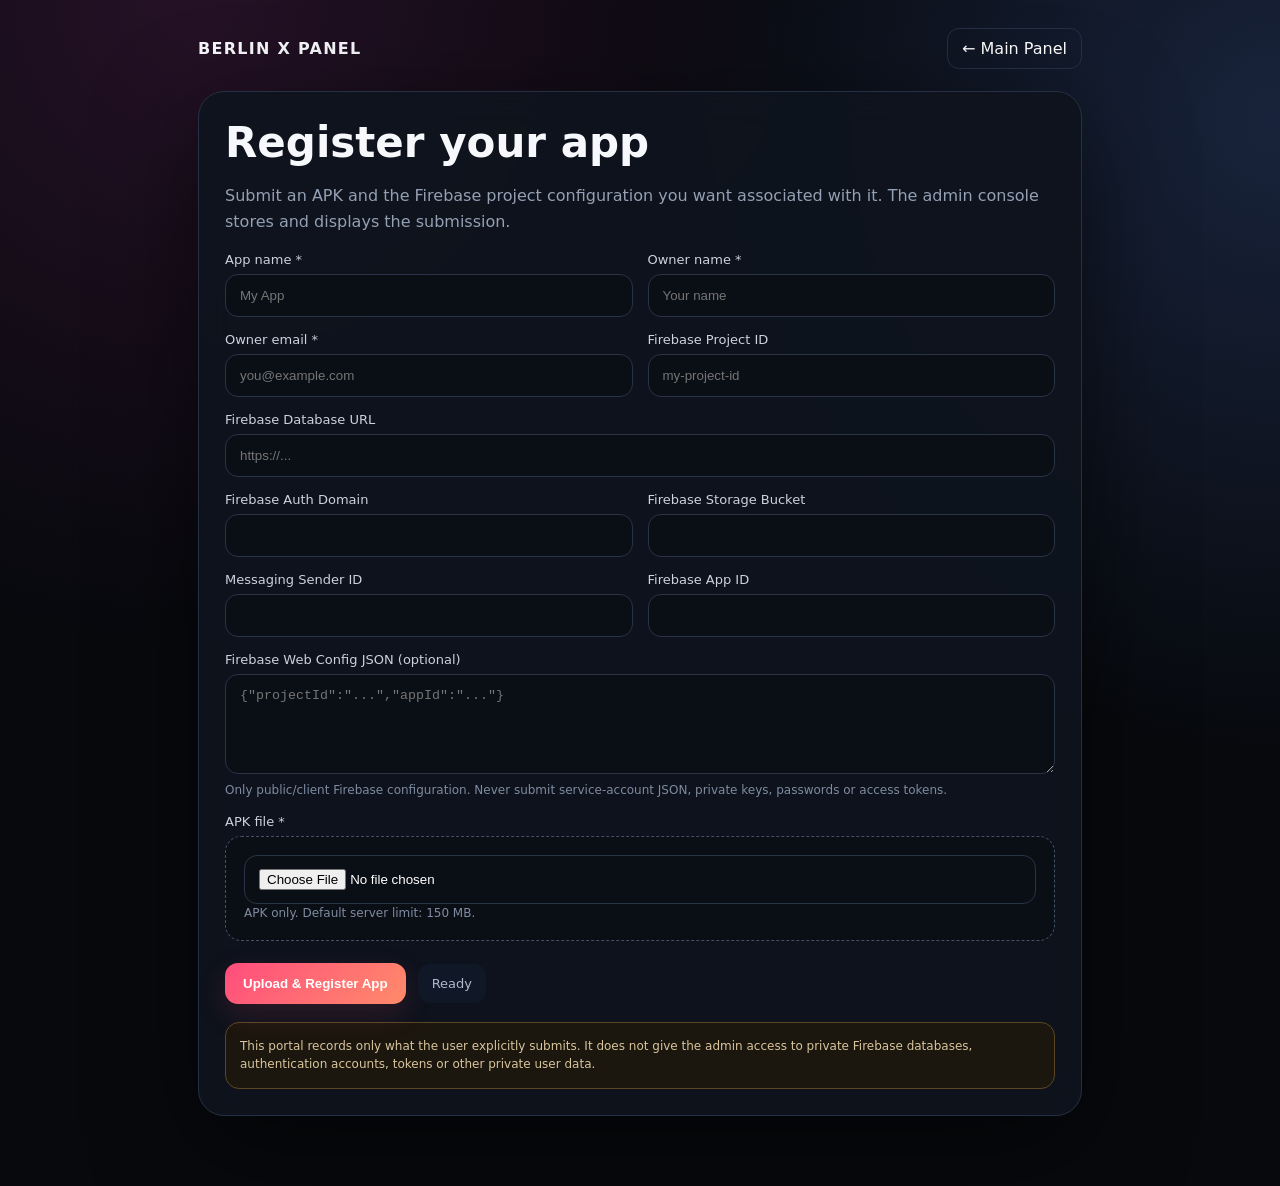
<file: submit.html>
<!doctype html><html lang="en"><head>
<meta charset="utf-8"><meta name="viewport" content="width=device-width,initial-scale=1,viewport-fit=cover">
<title>BERLIN X — App Registration</title>
<style>
:root{--bg:#07090d;--card:#111621;--line:#263044;--text:#f7f8fb;--muted:#94a0b3;--a:#ff4d7d;--b:#ff8b6a}
*{box-sizing:border-box}body{margin:0;background:radial-gradient(circle at 15% 0,#251126 0,transparent 40%),radial-gradient(circle at 100% 10%,#18233b 0,transparent 38%),var(--bg);color:var(--text);font-family:Inter,system-ui,sans-serif;min-height:100vh}.wrap{width:min(920px,100%);margin:auto;padding:28px 18px 70px}.top{display:flex;justify-content:space-between;align-items:center;margin-bottom:22px}.brand{font-weight:900;letter-spacing:.08em}.back{color:#fff;text-decoration:none;border:1px solid var(--line);padding:10px 14px;border-radius:12px}.card{background:#0f141eec;border:1px solid var(--line);border-radius:26px;padding:26px;box-shadow:0 30px 100px #0008;backdrop-filter:blur(18px)}h1{font-size:clamp(26px,5vw,42px);margin:0 0 8px}.lead{color:var(--muted);line-height:1.65}.grid{display:grid;grid-template-columns:1fr 1fr;gap:15px}.field{display:flex;flex-direction:column;gap:7px}.full{grid-column:1/-1}label{font-size:13px;color:#cbd3df}input,textarea{width:100%;background:#0a0e15;border:1px solid #293348;color:#fff;border-radius:13px;padding:13px 14px;outline:none}input:focus,textarea:focus{border-color:var(--a);box-shadow:0 0 0 3px #ff4d7d18}textarea{min-height:100px;resize:vertical}.drop{border:1px dashed #43506a;border-radius:16px;padding:18px;background:#0a0e15}.hint{font-size:12px;color:#7f8ba0;line-height:1.5}.actions{display:flex;align-items:center;gap:12px;margin-top:22px;flex-wrap:wrap}button{border:0;border-radius:13px;padding:13px 18px;font-weight:800;cursor:pointer;color:#fff;background:linear-gradient(135deg,var(--a),var(--b));box-shadow:0 10px 30px #ff4d7d25}button:disabled{opacity:.55}.status{padding:12px 14px;border-radius:12px;background:#101827;color:#aeb9ca;font-size:13px}.ok{color:#65e6b1}.err{color:#ff7c93}.notice{margin-top:18px;padding:14px;border:1px solid #5c4724;background:#1b160e;color:#d9c59d;border-radius:14px;font-size:12px;line-height:1.55}@media(max-width:680px){.grid{grid-template-columns:1fr}.full{grid-column:auto}}
</style></head><body><div class="wrap">
<div class="top"><div class="brand">BERLIN X PANEL</div><a class="back" href="/">← Main Panel</a></div>
<section class="card"><h1>Register your app</h1><p class="lead">Submit an APK and the Firebase project configuration you want associated with it. The admin console stores and displays the submission.</p>
<form id="form"><div class="grid">
<div class="field"><label>App name *</label><input name="app_name" required maxlength="120" placeholder="My App"></div>
<div class="field"><label>Owner name *</label><input name="owner_name" required maxlength="120" placeholder="Your name"></div>
<div class="field"><label>Owner email *</label><input name="owner_email" type="email" required maxlength="180" placeholder="you@example.com"></div>
<div class="field"><label>Firebase Project ID</label><input name="firebase_project_id" maxlength="180" placeholder="my-project-id"></div>
<div class="field full"><label>Firebase Database URL</label><input name="firebase_database_url" maxlength="500" placeholder="https://..."></div>
<div class="field"><label>Firebase Auth Domain</label><input name="firebase_auth_domain" maxlength="300"></div>
<div class="field"><label>Firebase Storage Bucket</label><input name="firebase_storage_bucket" maxlength="300"></div>
<div class="field"><label>Messaging Sender ID</label><input name="firebase_messaging_sender_id" maxlength="120"></div>
<div class="field"><label>Firebase App ID</label><input name="firebase_app_id" maxlength="240"></div>
<div class="field full"><label>Firebase Web Config JSON (optional)</label><textarea name="firebase_config_json" placeholder='{"projectId":"...","appId":"..."}'></textarea><div class="hint">Only public/client Firebase configuration. Never submit service-account JSON, private keys, passwords or access tokens.</div></div>
<div class="field full"><label>APK file *</label><div class="drop"><input id="apk" type="file" accept=".apk,application/vnd.android.package-archive" required><div class="hint">APK only. Default server limit: 150 MB.</div></div></div>
</div><div class="actions"><button id="submit">Upload & Register App</button><div id="status" class="status">Ready</div></div></form>
<div class="notice">This portal records only what the user explicitly submits. It does not give the admin access to private Firebase databases, authentication accounts, tokens or other private user data.</div>
</section></div>
<script>
const form=document.getElementById('form'),apk=document.getElementById('apk'),btn=document.getElementById('submit'),st=document.getElementById('status');
const fields=()=>Object.fromEntries(new FormData(form).entries());
form.addEventListener('submit',async e=>{e.preventDefault();btn.disabled=true;st.textContent='Registering app…';st.className='status';
try{const file=apk.files[0];if(!file||!file.name.toLowerCase().endsWith('.apk'))throw Error('Please select an APK file.');
const meta=fields();delete meta.apk;
let r=await fetch('/api/apps',{method:'POST',headers:{'Content-Type':'application/json'},body:JSON.stringify(meta)});let j=await r.json();if(!r.ok||!j.ok)throw Error(j.error||'Registration failed');
st.textContent='Uploading APK…';
r=await fetch('/api/apps/'+j.id+'/apk',{method:'PUT',headers:{'Content-Type':'application/vnd.android.package-archive','Content-Length':String(file.size),'X-APK-Filename':file.name},body:file});
j=await r.json();if(!r.ok||!j.ok)throw Error(j.error||'APK upload failed');
st.textContent='✓ App registered. ID: '+j.id;st.className='status ok';form.reset();
}catch(e){st.textContent='✕ '+e.message;st.className='status err'}finally{btn.disabled=false}});
</script></body></html>
</file>
